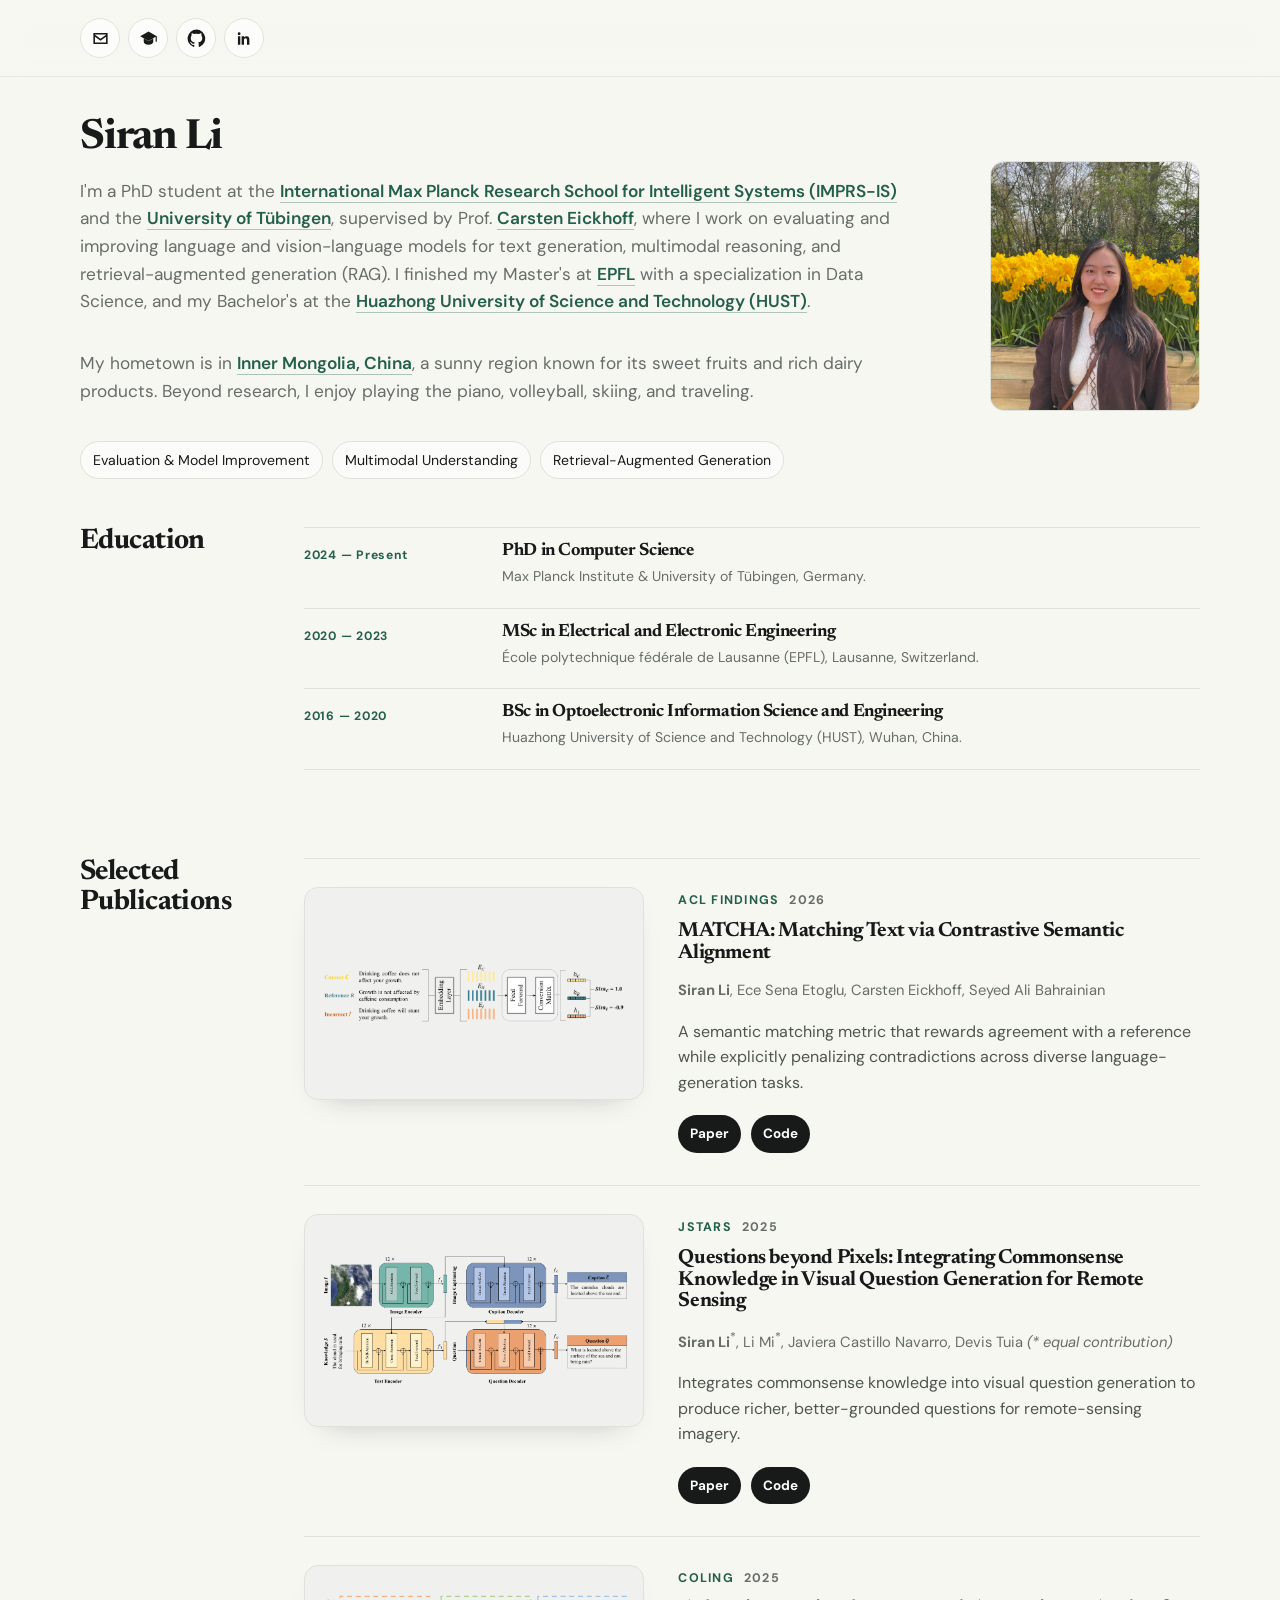
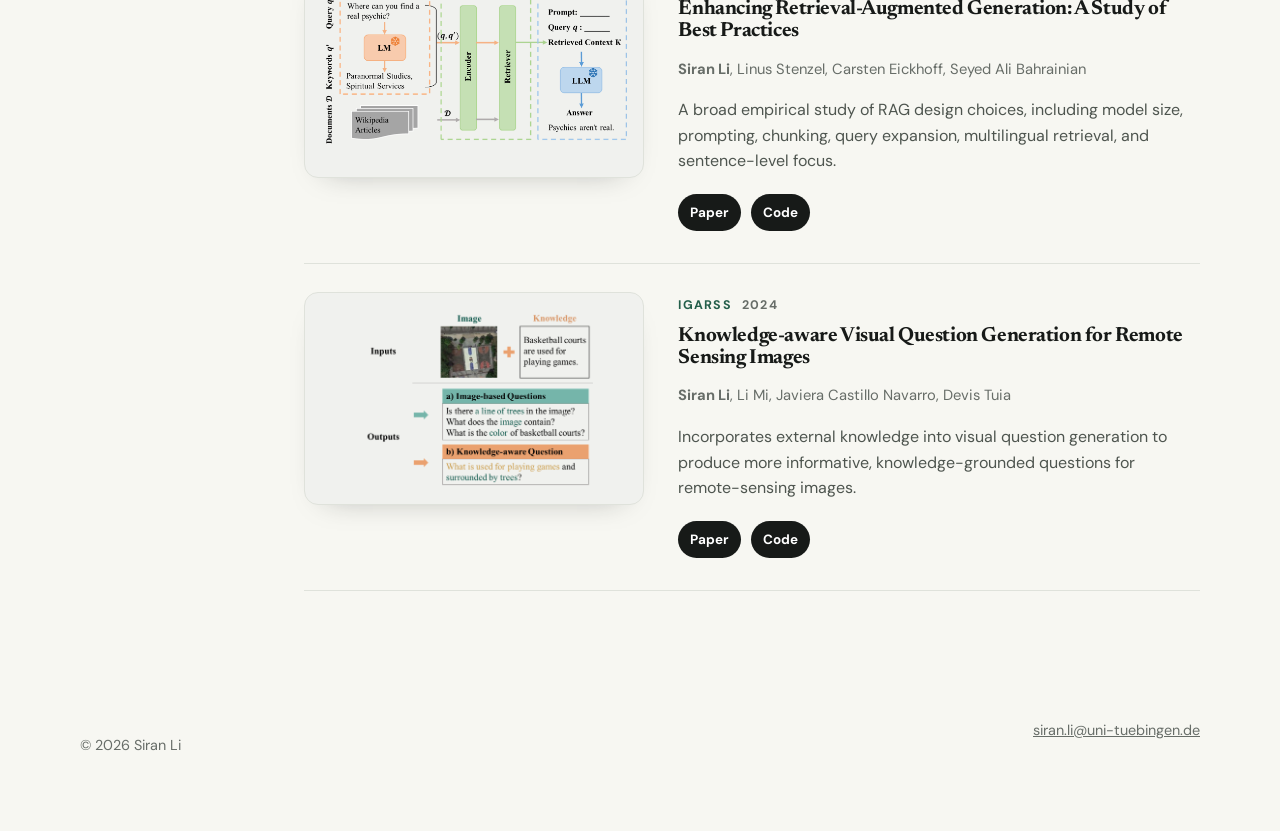
<file: index.html>
<!doctype html>
<html lang="en">
<head>
  <meta charset="utf-8" />
  <meta name="viewport" content="width=device-width, initial-scale=1" />
  <meta name="description" content="Siran Li — PhD researcher working on reliable evaluation for generative AI, factuality, multimodal learning, and retrieval-augmented generation." />
  <meta name="theme-color" content="#f7f7f2" />
  <title>Siran Li | Max Planck Institute & University of Tübingen</title>
  <link rel="icon" href="data:image/svg+xml,<svg xmlns='http://www.w3.org/2000/svg' viewBox='0 0 100 100'><text y='.9em' font-size='90'>%F0%9F%8C%B1</text></svg>" />
  <link rel="preconnect" href="https://fonts.googleapis.com">
  <link rel="preconnect" href="https://fonts.gstatic.com" crossorigin>
  <link href="https://fonts.googleapis.com/css2?family=DM+Sans:wght@400;500;600;700&family=Newsreader:opsz,wght@6..72,500;6..72,600&display=swap" rel="stylesheet">
  <link rel="stylesheet" href="styles.css" />
</head>
<body>
  <header class="site-header">
    <nav class="contact-nav" aria-label="Contact links">
      <a href="mailto:siran.li@uni-tuebingen.de" aria-label="Email Siran Li" title="Email">
        <svg viewBox="0 0 24 24" aria-hidden="true"><path d="M3 5h18v14H3V5Zm2 2v.2l7 5.25 7-5.25V7H5Zm14 10V9.7l-7 5.25L5 9.7V17h14Z"/></svg>
      </a>
      <a href="https://scholar.google.com/citations?user=7OSUVbIAAAAJ&amp;hl=en&amp;oi=ao" target="_blank" rel="noreferrer" aria-label="Google Scholar profile of Siran Li" title="Google Scholar">
        <svg viewBox="0 0 24 24" aria-hidden="true"><path d="M12 3 1.5 9 12 15 21 9.86V16h1.5V9L12 3Zm-6 9.15V16c0 2.1 3 3.8 6 3.8s6-1.7 6-3.8v-3.85L12 15.6l-6-3.45Z"/></svg>
      </a>
      <a href="https://github.com/Siran-Li" target="_blank" rel="noreferrer" aria-label="GitHub profile of Siran Li" title="GitHub">
        <svg viewBox="0 0 24 24" aria-hidden="true"><path d="M12 .7a11.3 11.3 0 0 0-3.57 22c.57.1.77-.25.77-.55v-2.2c-3.15.68-3.82-1.34-3.82-1.34-.52-1.3-1.26-1.65-1.26-1.65-1.03-.7.08-.69.08-.69 1.14.08 1.74 1.17 1.74 1.17 1.01 1.74 2.66 1.24 3.31.95.1-.73.4-1.24.72-1.52-2.52-.29-5.17-1.26-5.17-5.59 0-1.23.44-2.24 1.17-3.03-.12-.29-.51-1.44.11-2.99 0 0 .95-.31 3.11 1.16a10.73 10.73 0 0 1 5.67 0c2.16-1.47 3.11-1.16 3.11-1.16.62 1.55.23 2.7.11 2.99.73.79 1.17 1.8 1.17 3.03 0 4.34-2.66 5.3-5.19 5.58.41.35.77 1.04.77 2.09v3.1c0 .31.21.66.78.55A11.3 11.3 0 0 0 12 .7Z"/></svg>
      </a>
      <a href="https://www.linkedin.com/in/siran-li/" target="_blank" rel="noreferrer" aria-label="LinkedIn profile of Siran Li" title="LinkedIn">
        <svg viewBox="0 0 24 24" aria-hidden="true"><path d="M5.2 7.8A1.8 1.8 0 1 0 5.2 4.2a1.8 1.8 0 0 0 0 3.6ZM3.7 9.3h3v10.5h-3V9.3Zm5 0h2.9v1.43h.04c.4-.76 1.39-1.56 2.87-1.56 3.07 0 3.64 2.02 3.64 4.65v5.98h-3v-5.3c0-1.26-.03-2.89-1.76-2.89-1.76 0-2.03 1.38-2.03 2.8v5.39h-3V9.3Z"/></svg>
      </a>
    </nav>
  </header>

  <main id="top">
    <section class="hero section-shell">
      <div class="hero-text">
        <!-- <div class="eyebrow">Generative AI · Evaluation · Multimodal Learning</div> -->
        <h1>Siran Li</h1>
        <p class="intro">I'm a PhD student at the <a href="https://imprs.is.mpg.de/" target="_blank" rel="noreferrer">International Max Planck Research School for Intelligent Systems (IMPRS-IS)</a> and the <a href="https://uni-tuebingen.de/en/" target="_blank" rel="noreferrer">University of Tübingen</a>, supervised by Prof. <a href="https://health-nlp.com/" target="_blank" rel="noreferrer">Carsten Eickhoff</a>, where I work on evaluating and improving language and vision-language models for text generation, multimodal reasoning, and retrieval-augmented generation (RAG). I finished my Master's at <a href="https://www.epfl.ch/en/" target="_blank" rel="noreferrer">EPFL</a> with a specialization in Data Science, and my Bachelor's at the <a href="http://english.hust.edu.cn/" target="_blank" rel="noreferrer">Huazhong University of Science and Technology (HUST)</a>.</p>
        <p class="intro">My hometown is in <a href="https://en.wikipedia.org/wiki/Inner_Mongolia" target="_blank" rel="noreferrer">Inner Mongolia, China</a>, a sunny region known for its sweet fruits and rich dairy products. Beyond research, I enjoy playing the piano, volleyball, skiing, and traveling.</p>
        <div class="chips" aria-label="Research interests">
          <span>Evaluation &amp; Model Improvement</span><span>Multimodal Understanding</span><span>Retrieval-Augmented Generation</span>
        </div>
        <!-- <a class="scroll-cue" href="#publications">Selected publications <span>↓</span></a> -->
      </div>
      <figure class="hero-portrait">
        <img src="img/202604tulips.jpeg" alt="Portrait of Siran Li" />
      </figure>
    </section>

    <section class="education section-shell section-split" id="education">
      <div class="section-heading">
        <h2>Education</h2>
      </div>
      <div class="section-body">
      <ul class="edu-list">
        <li class="edu-item">
          <div class="edu-when">2024 — Present</div>
          <div class="edu-detail">
            <h3>PhD in Computer Science </h3>
            <p class="edu-place">Max Planck Institute &amp; University of Tübingen, Germany.</p>
            <!-- <p>Reliable and interpretable evaluation for generative AI — factuality, multimodal learning, and retrieval-augmented generation.</p> -->
          </div>
        </li>
        <li class="edu-item">
          <div class="edu-when">2020 — 2023</div>
          <div class="edu-detail">
            <h3>MSc in Electrical and Electronic Engineering</h3>
            <p class="edu-place">École polytechnique fédérale de Lausanne (EPFL), Lausanne, Switzerland.</p>
            <!-- <p>[Thesis topic or short description — replace with your details.]</p> -->
          </div>
        </li>
        <li class="edu-item">
          <div class="edu-when">2016 — 2020</div>
          <div class="edu-detail">
            <h3>BSc in Optoelectronic Information Science and Engineering</h3>
            <p class="edu-place">Huazhong University of Science and Technology (HUST), Wuhan, China.</p>
            <!-- <p>[Short description — replace with your details.]</p> -->
          </div>
        </li>
      </ul>
      </div>
    </section>

    <section class="publications section-shell section-split" id="publications">
      <div class="section-heading">
        <h2>Selected Publications</h2>
      </div>

      <div class="section-body">
      <article class="paper-card">
        <img src="img/MATCHA_diagram.png" alt="MATCHA method diagram" />
        <div class="paper-content">
          <div class="paper-meta"><span>ACL Findings</span><strong>2026</strong></div>
          <h3><a href="https://aclanthology.org/2026.findings-acl.1055.pdf" target="_blank" rel="noreferrer">MATCHA: Matching Text via Contrastive Semantic Alignment</a></h3>
          <p class="authors"><strong>Siran Li</strong>, Ece Sena Etoglu, Carsten Eickhoff, Seyed Ali Bahrainian</p>
          <p>A semantic matching metric that rewards agreement with a reference while explicitly penalizing contradictions across diverse language-generation tasks.</p>
          <div class="paper-links"><a href="https://aclanthology.org/2026.findings-acl.1055.pdf" target="_blank" rel="noreferrer">Paper</a><a href="https://github.com/Siran-Li/MATCHA" target="_blank" rel="noreferrer">Code</a></div>
        </div>
      </article>

      <article class="paper-card">
        <img src="img/JSTAR_diagram.png" alt="Example from Questions beyond Pixels" />
        <div class="paper-content">
          <div class="paper-meta"><span>JSTARS</span><strong>2025</strong></div>
          <h3><a href="https://ieeexplore.ieee.org/abstract/document/11201031" target="_blank" rel="noreferrer">Questions beyond Pixels: Integrating Commonsense Knowledge in Visual Question Generation for Remote Sensing</a></h3>
          <p class="authors"><strong>Siran Li</strong><sup>*</sup>, Li Mi<sup>*</sup>, Javiera Castillo Navarro, Devis Tuia <span class="equal-note">(* equal contribution)</span></p>
          <p>Integrates commonsense knowledge into visual question generation to produce richer, better-grounded questions for remote-sensing imagery.</p>
          <div class="paper-links"><a href="https://ieeexplore.ieee.org/abstract/document/11201031" target="_blank" rel="noreferrer">Paper</a><a href="https://github.com/Siran-Li/KRSVQG" target="_blank" rel="noreferrer">Code</a></div>
        </div>
      </article>

      <article class="paper-card">
        <img src="img/rag-diagram.png" alt="RAG best practices diagram" />
        <div class="paper-content">
          <div class="paper-meta"><span>COLING</span><strong>2025</strong></div>
          <h3><a href="https://aclanthology.org/2025.coling-main.449.pdf" target="_blank" rel="noreferrer">Enhancing Retrieval-Augmented Generation: A Study of Best Practices</a></h3>
          <p class="authors"><strong>Siran Li</strong>, Linus Stenzel, Carsten Eickhoff, Seyed Ali Bahrainian</p>
          <p>A broad empirical study of RAG design choices, including model size, prompting, chunking, query expansion, multilingual retrieval, and sentence-level focus.</p>
          <div class="paper-links"><a href="https://aclanthology.org/2025.coling-main.449.pdf" target="_blank" rel="noreferrer">Paper</a><a href="https://github.com/ali-bahrainian/RAG_best_practices" target="_blank" rel="noreferrer">Code</a></div>
        </div>
      </article>

      <article class="paper-card compact">
        <img src="img/krsvqg_example.png" alt="Knowledge-aware visual question generation diagram" />
        <div class="paper-content">
          <div class="paper-meta"><span>IGARSS</span><strong>2024</strong></div>
          <h3><a href="https://ieeexplore.ieee.org/document/10642766" target="_blank" rel="noreferrer">Knowledge-aware Visual Question Generation for Remote Sensing Images</a></h3>
          <p class="authors"><strong>Siran Li</strong>, Li Mi, Javiera Castillo Navarro, Devis Tuia</p>
          <p>Incorporates external knowledge into visual question generation to produce more informative, knowledge-grounded questions for remote-sensing images.</p>
          <div class="paper-links"><a href="https://ieeexplore.ieee.org/document/10642766" target="_blank" rel="noreferrer">Paper</a><a href="https://github.com/Siran-Li/KRSVQG" target="_blank" rel="noreferrer">Code</a></div>
        </div>
      </article>
      </div>
    </section>
  </main>

  <footer class="section-shell">
    <p>© <span id="year"></span> Siran Li</p>
    <a href="mailto:siran.li@uni-tuebingen.de">siran.li@uni-tuebingen.de</a>
  </footer>

  <script src="script.js"></script>
</body>
</html>
</file>
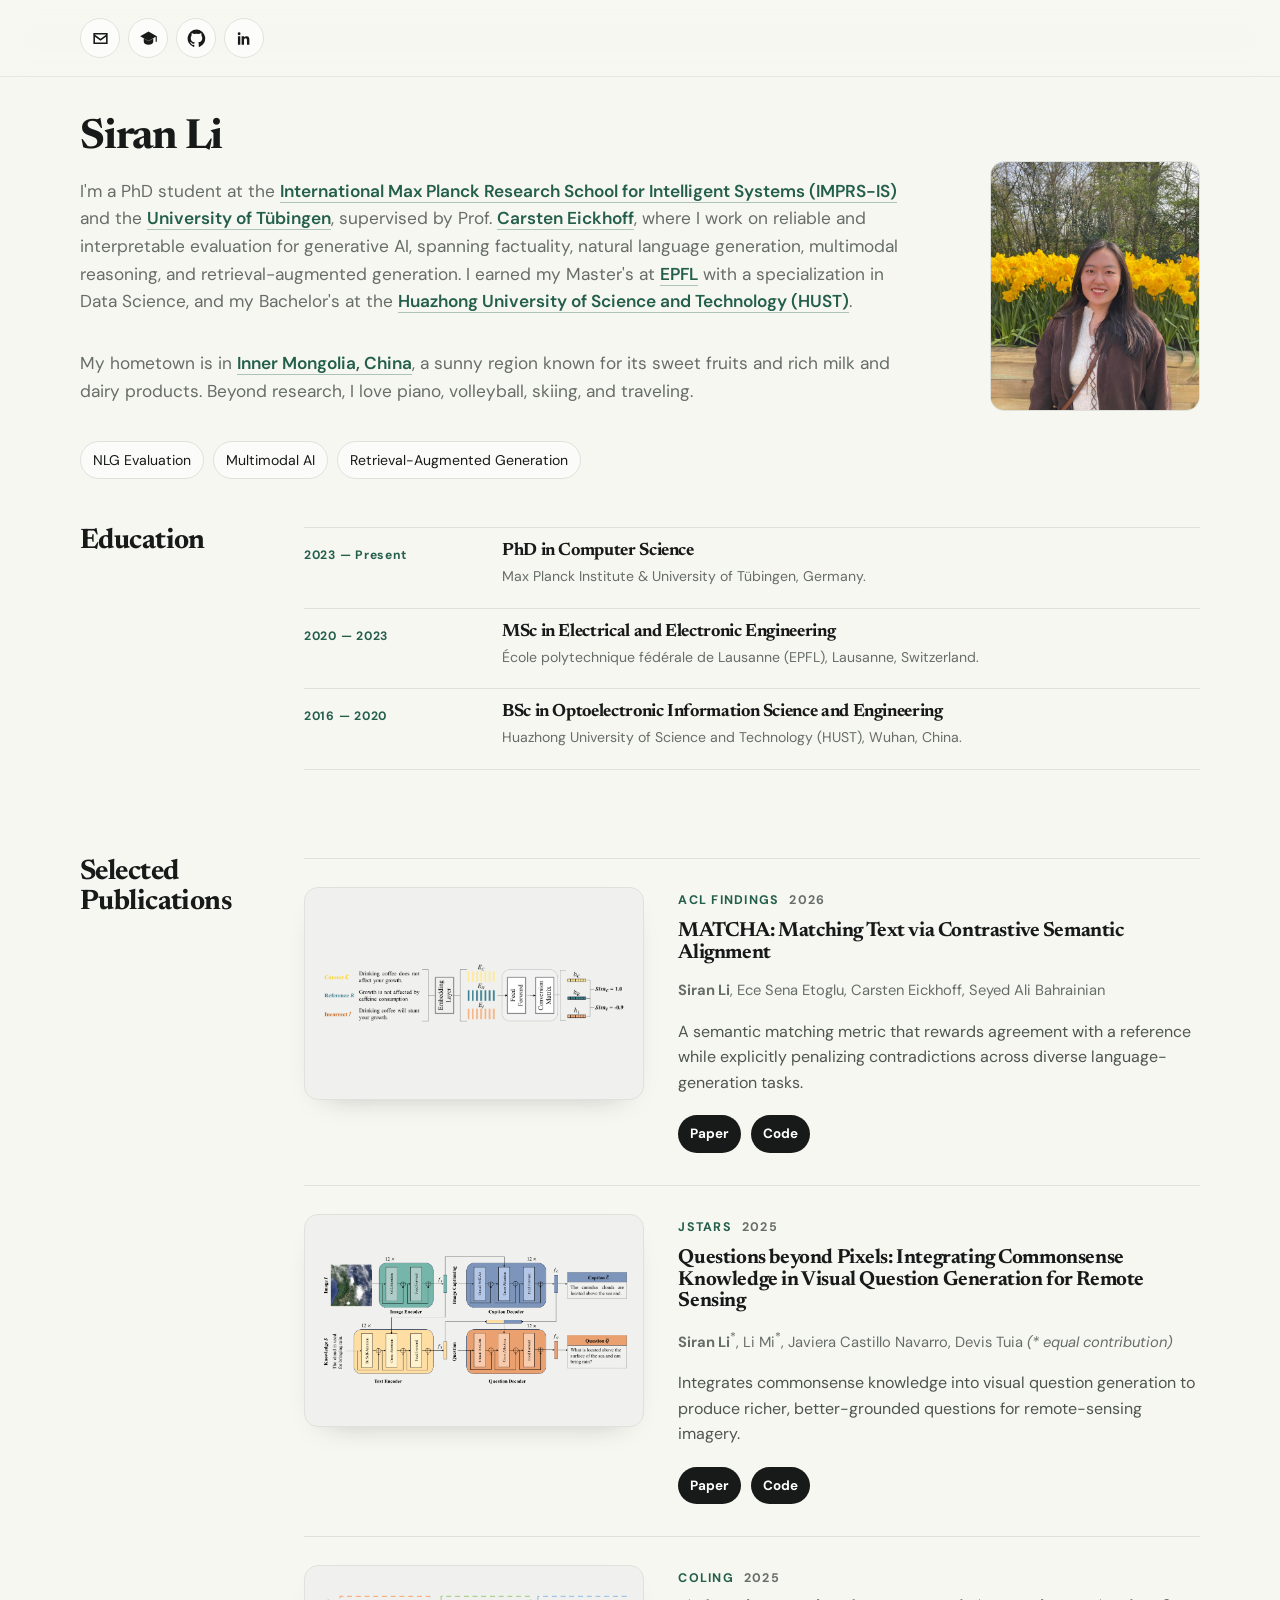
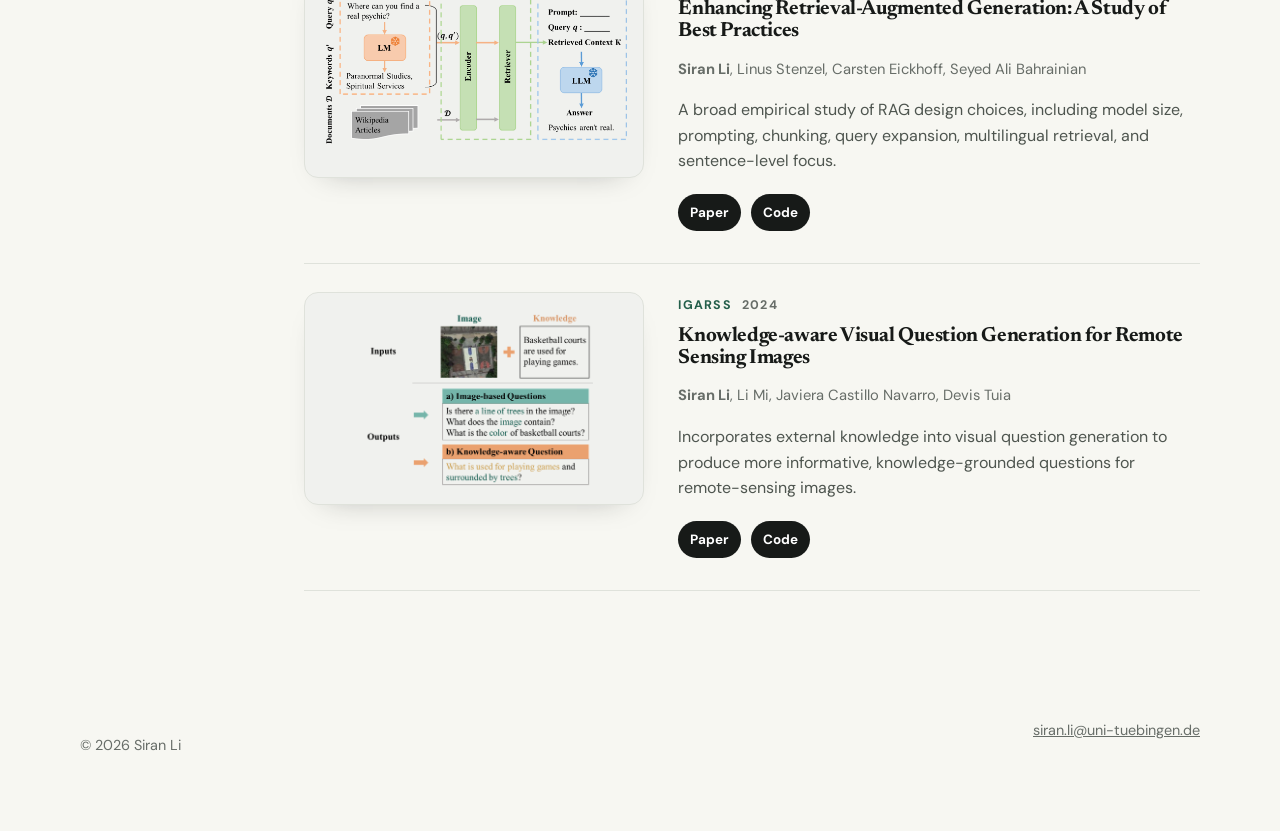
<file: siran-li-website/siran-li-website/index.html>
<!doctype html>
<html lang="en">
<head>
  <meta charset="utf-8" />
  <meta name="viewport" content="width=device-width, initial-scale=1" />
  <meta name="description" content="Siran Li — PhD researcher working on reliable evaluation for generative AI, factuality, multimodal learning, and retrieval-augmented generation." />
  <meta name="theme-color" content="#f7f7f2" />
  <title>Siran Li | Max Planck Institute & University of Tübingen</title>
  <link rel="icon" href="data:image/svg+xml,<svg xmlns='http://www.w3.org/2000/svg' viewBox='0 0 100 100'><text y='.9em' font-size='90'>%E2%98%82%EF%B8%8F</text></svg>" />
  <link rel="preconnect" href="https://fonts.googleapis.com">
  <link rel="preconnect" href="https://fonts.gstatic.com" crossorigin>
  <link href="https://fonts.googleapis.com/css2?family=DM+Sans:wght@400;500;600;700&family=Newsreader:opsz,wght@6..72,500;6..72,600&display=swap" rel="stylesheet">
  <link rel="stylesheet" href="styles.css" />
</head>
<body>
  <header class="site-header">
    <nav class="contact-nav" aria-label="Contact links">
      <a href="mailto:siran.li@uni-tuebingen.de" aria-label="Email Siran Li" title="Email">
        <svg viewBox="0 0 24 24" aria-hidden="true"><path d="M3 5h18v14H3V5Zm2 2v.2l7 5.25 7-5.25V7H5Zm14 10V9.7l-7 5.25L5 9.7V17h14Z"/></svg>
      </a>
      <a href="https://scholar.google.com/citations?user=7OSUVbIAAAAJ&amp;hl=en&amp;oi=ao" target="_blank" rel="noreferrer" aria-label="Google Scholar profile of Siran Li" title="Google Scholar">
        <svg viewBox="0 0 24 24" aria-hidden="true"><path d="M12 3 1.5 9 12 15 21 9.86V16h1.5V9L12 3Zm-6 9.15V16c0 2.1 3 3.8 6 3.8s6-1.7 6-3.8v-3.85L12 15.6l-6-3.45Z"/></svg>
      </a>
      <a href="https://github.com/Siran-Li" target="_blank" rel="noreferrer" aria-label="GitHub profile of Siran Li" title="GitHub">
        <svg viewBox="0 0 24 24" aria-hidden="true"><path d="M12 .7a11.3 11.3 0 0 0-3.57 22c.57.1.77-.25.77-.55v-2.2c-3.15.68-3.82-1.34-3.82-1.34-.52-1.3-1.26-1.65-1.26-1.65-1.03-.7.08-.69.08-.69 1.14.08 1.74 1.17 1.74 1.17 1.01 1.74 2.66 1.24 3.31.95.1-.73.4-1.24.72-1.52-2.52-.29-5.17-1.26-5.17-5.59 0-1.23.44-2.24 1.17-3.03-.12-.29-.51-1.44.11-2.99 0 0 .95-.31 3.11 1.16a10.73 10.73 0 0 1 5.67 0c2.16-1.47 3.11-1.16 3.11-1.16.62 1.55.23 2.7.11 2.99.73.79 1.17 1.8 1.17 3.03 0 4.34-2.66 5.3-5.19 5.58.41.35.77 1.04.77 2.09v3.1c0 .31.21.66.78.55A11.3 11.3 0 0 0 12 .7Z"/></svg>
      </a>
      <a href="https://www.linkedin.com/in/siran-li/" target="_blank" rel="noreferrer" aria-label="LinkedIn profile of Siran Li" title="LinkedIn">
        <svg viewBox="0 0 24 24" aria-hidden="true"><path d="M5.2 7.8A1.8 1.8 0 1 0 5.2 4.2a1.8 1.8 0 0 0 0 3.6ZM3.7 9.3h3v10.5h-3V9.3Zm5 0h2.9v1.43h.04c.4-.76 1.39-1.56 2.87-1.56 3.07 0 3.64 2.02 3.64 4.65v5.98h-3v-5.3c0-1.26-.03-2.89-1.76-2.89-1.76 0-2.03 1.38-2.03 2.8v5.39h-3V9.3Z"/></svg>
      </a>
    </nav>
  </header>

  <main id="top">
    <section class="hero section-shell">
      <div class="hero-text">
        <!-- <div class="eyebrow">Generative AI · Evaluation · Multimodal Learning</div> -->
        <h1>Siran Li</h1>
        <p class="intro">I'm a PhD student at the <a href="https://imprs.is.mpg.de/" target="_blank" rel="noreferrer">International Max Planck Research School for Intelligent Systems (IMPRS-IS)</a> and the <a href="https://uni-tuebingen.de/en/" target="_blank" rel="noreferrer">University of Tübingen</a>, supervised by Prof. <a href="https://health-nlp.com/" target="_blank" rel="noreferrer">Carsten Eickhoff</a>, where I work on reliable and interpretable evaluation for generative AI, spanning factuality, natural language generation, multimodal reasoning, and retrieval-augmented generation. I earned my Master's at <a href="https://www.epfl.ch/en/" target="_blank" rel="noreferrer">EPFL</a> with a specialization in Data Science, and my Bachelor's at the <a href="http://english.hust.edu.cn/" target="_blank" rel="noreferrer">Huazhong University of Science and Technology (HUST)</a>.</p>
        <p class="intro">My hometown is in <a href="https://en.wikipedia.org/wiki/Inner_Mongolia" target="_blank" rel="noreferrer">Inner Mongolia, China</a>, a sunny region known for its sweet fruits and rich milk and dairy products. Beyond research, I love piano, volleyball, skiing, and traveling.</p>
        <div class="chips" aria-label="Research interests">
          <span>NLG Evaluation</span><span>Multimodal AI</span><span>Retrieval-Augmented Generation</span>
        </div>
        <!-- <a class="scroll-cue" href="#publications">Selected publications <span>↓</span></a> -->
      </div>
      <figure class="hero-portrait">
        <img src="img/202604tulips.jpeg" alt="Portrait of Siran Li" />
      </figure>
    </section>

    <section class="education section-shell section-split" id="education">
      <div class="section-heading">
        <h2>Education</h2>
      </div>
      <div class="section-body">
      <ul class="edu-list">
        <li class="edu-item">
          <div class="edu-when">2023 — Present</div>
          <div class="edu-detail">
            <h3>PhD in Computer Science </h3>
            <p class="edu-place">Max Planck Institute &amp; University of Tübingen, Germany.</p>
            <!-- <p>Reliable and interpretable evaluation for generative AI — factuality, multimodal learning, and retrieval-augmented generation.</p> -->
          </div>
        </li>
        <li class="edu-item">
          <div class="edu-when">2020 — 2023</div>
          <div class="edu-detail">
            <h3>MSc in Electrical and Electronic Engineering</h3>
            <p class="edu-place">École polytechnique fédérale de Lausanne (EPFL), Lausanne, Switzerland.</p>
            <!-- <p>[Thesis topic or short description — replace with your details.]</p> -->
          </div>
        </li>
        <li class="edu-item">
          <div class="edu-when">2016 — 2020</div>
          <div class="edu-detail">
            <h3>BSc in Optoelectronic Information Science and Engineering</h3>
            <p class="edu-place">Huazhong University of Science and Technology (HUST), Wuhan, China.</p>
            <!-- <p>[Short description — replace with your details.]</p> -->
          </div>
        </li>
      </ul>
      </div>
    </section>

    <section class="publications section-shell section-split" id="publications">
      <div class="section-heading">
        <h2>Selected Publications</h2>
      </div>

      <div class="section-body">
      <article class="paper-card">
        <img src="img/MATCHA_diagram.png" alt="MATCHA method diagram" />
        <div class="paper-content">
          <div class="paper-meta"><span>ACL Findings</span><strong>2026</strong></div>
          <h3><a href="https://arxiv.org/abs/2605.27345" target="_blank" rel="noreferrer">MATCHA: Matching Text via Contrastive Semantic Alignment</a></h3>
          <p class="authors"><strong>Siran Li</strong>, Ece Sena Etoglu, Carsten Eickhoff, Seyed Ali Bahrainian</p>
          <p>A semantic matching metric that rewards agreement with a reference while explicitly penalizing contradictions across diverse language-generation tasks.</p>
          <div class="paper-links"><a href="https://arxiv.org/abs/2605.27345" target="_blank" rel="noreferrer">Paper</a><a href="https://github.com/Siran-Li/MATCHA" target="_blank" rel="noreferrer">Code</a></div>
        </div>
      </article>

      <article class="paper-card">
        <img src="img/JSTAR_diagram.png" alt="Example from Questions beyond Pixels" />
        <div class="paper-content">
          <div class="paper-meta"><span>JSTARS</span><strong>2025</strong></div>
          <h3><a href="https://ieeexplore.ieee.org/abstract/document/11201031" target="_blank" rel="noreferrer">Questions beyond Pixels: Integrating Commonsense Knowledge in Visual Question Generation for Remote Sensing</a></h3>
          <p class="authors"><strong>Siran Li</strong><sup>*</sup>, Li Mi<sup>*</sup>, Javiera Castillo Navarro, Devis Tuia <span class="equal-note">(* equal contribution)</span></p>
          <p>Integrates commonsense knowledge into visual question generation to produce richer, better-grounded questions for remote-sensing imagery.</p>
          <div class="paper-links"><a href="https://ieeexplore.ieee.org/abstract/document/11201031" target="_blank" rel="noreferrer">Paper</a><a href="https://github.com/Siran-Li/KRSVQG" target="_blank" rel="noreferrer">Code</a></div>
        </div>
      </article>

      <article class="paper-card">
        <img src="img/rag-diagram.png" alt="RAG best practices diagram" />
        <div class="paper-content">
          <div class="paper-meta"><span>COLING</span><strong>2025</strong></div>
          <h3><a href="https://aclanthology.org/2025.coling-main.449.pdf" target="_blank" rel="noreferrer">Enhancing Retrieval-Augmented Generation: A Study of Best Practices</a></h3>
          <p class="authors"><strong>Siran Li</strong>, Linus Stenzel, Carsten Eickhoff, Seyed Ali Bahrainian</p>
          <p>A broad empirical study of RAG design choices, including model size, prompting, chunking, query expansion, multilingual retrieval, and sentence-level focus.</p>
          <div class="paper-links"><a href="https://aclanthology.org/2025.coling-main.449.pdf" target="_blank" rel="noreferrer">Paper</a><a href="https://github.com/ali-bahrainian/RAG_best_practices" target="_blank" rel="noreferrer">Code</a></div>
        </div>
      </article>

      <article class="paper-card compact">
        <img src="img/krsvqg_example.png" alt="Knowledge-aware visual question generation diagram" />
        <div class="paper-content">
          <div class="paper-meta"><span>IGARSS</span><strong>2024</strong></div>
          <h3><a href="https://ieeexplore.ieee.org/document/10642766" target="_blank" rel="noreferrer">Knowledge-aware Visual Question Generation for Remote Sensing Images</a></h3>
          <p class="authors"><strong>Siran Li</strong>, Li Mi, Javiera Castillo Navarro, Devis Tuia</p>
          <p>Incorporates external knowledge into visual question generation to produce more informative, knowledge-grounded questions for remote-sensing images.</p>
          <div class="paper-links"><a href="https://ieeexplore.ieee.org/document/10642766" target="_blank" rel="noreferrer">Paper</a><a href="https://github.com/Siran-Li/KRSVQG" target="_blank" rel="noreferrer">Code</a></div>
        </div>
      </article>
      </div>
    </section>
  </main>

  <footer class="section-shell">
    <p>© <span id="year"></span> Siran Li</p>
    <a href="mailto:siran.li@uni-tuebingen.de">siran.li@uni-tuebingen.de</a>
  </footer>

  <script src="script.js"></script>
</body>
</html>
</file>
<file: styles.css>
:root{--bg:#f7f7f2;--surface:#fff;--ink:#171a18;--muted:#676d68;--line:#dfe2db;--accent:#245f4b;--accent-soft:#e4eee9;--max:1120px}
*{box-sizing:border-box}html{scroll-behavior:smooth}body{margin:0;background:var(--bg);color:var(--ink);font-family:"DM Sans",system-ui,sans-serif;line-height:1.6}.site-header{position:sticky;top:0;z-index:10;display:flex;align-items:center;justify-content:flex-start;padding:18px max(24px,calc((100vw - var(--max))/2));background:color-mix(in srgb,var(--bg) 88%,transparent);backdrop-filter:blur(14px);border-bottom:1px solid color-mix(in srgb,var(--line) 70%,transparent)}.brand{display:grid;place-items:center;width:42px;height:42px;border-radius:50%;background:var(--ink);color:#fff;text-decoration:none;font-weight:700;letter-spacing:-.04em}.contact-nav{display:flex;gap:8px}.contact-nav a{display:grid;place-items:center;width:40px;height:40px;border:1px solid var(--line);border-radius:50%;color:var(--ink);background:rgba(255,255,255,.6);transition:.2s ease}.contact-nav a:hover{transform:translateY(-2px);border-color:var(--accent);color:var(--accent)}.contact-nav svg{width:19px;height:19px;fill:currentColor}.section-shell{width:min(var(--max),calc(100% - 48px));margin-inline:auto}.hero{display:grid;grid-template-columns:1fr minmax(160px,210px);align-items:start;gap:56px;padding:36px 0 24px}.hero-text{display:flex;flex-direction:column;justify-content:center}.hero-portrait{margin:48px 0 0}.hero-portrait img{width:100%;aspect-ratio:4.2/5;object-fit:cover;object-position:center bottom;border-radius:14px;border:1px solid var(--line)}.eyebrow,.section-heading p{text-transform:uppercase;letter-spacing:.16em;font-size:.78rem;font-weight:700;color:var(--accent)}h1,h2,h3{font-family:"Newsreader",Georgia,serif;line-height:1.06}h1{font-size:clamp(1.9rem,3.5vw,2.6rem);margin:.08em 0 0;letter-spacing:-.03em}.role{max-width:820px;font-size:clamp(1.2rem,2.4vw,1.8rem);margin:12px 0 22px;color:#323733}.intro{max-width:820px;font-size:1.08rem;color:var(--muted)}.intro a{color:var(--accent);font-weight:600;text-decoration:none;border-bottom:1px solid color-mix(in srgb,var(--accent) 35%,transparent);transition:border-color .2s}.intro a:hover{border-bottom-color:var(--accent)}.chips{display:flex;flex-wrap:wrap;gap:9px;margin-top:18px}.chips span{padding:7px 12px;border:1px solid var(--line);border-radius:999px;background:rgba(255,255,255,.55);font-size:.88rem}.scroll-cue{align-self:flex-start;margin-top:44px;color:var(--ink);text-decoration:none;font-weight:600}.scroll-cue span{display:inline-block;margin-left:8px;transition:.2s}.scroll-cue:hover span{transform:translateY(4px)}.education{padding:24px 0 0}.edu-list{list-style:none;margin:0;padding:0}.edu-item{display:grid;grid-template-columns:minmax(120px,170px) 1fr;gap:28px;padding:14px 0;border-top:1px solid var(--line)}.edu-item:last-child{border-bottom:1px solid var(--line)}.edu-when{font-size:.76rem;font-weight:700;letter-spacing:.06em;color:var(--accent);padding-top:4px}.edu-detail h3{font-size:clamp(1rem,1.4vw,1.15rem);margin:0 0 4px;letter-spacing:-.02em}.edu-place{font-size:.88rem;color:var(--muted);margin:0 0 6px}.edu-detail>p:not(.edu-place){color:#4e554f;margin:0;max-width:680px}.publications{padding:88px 0}.section-heading{display:flex;align-items:end;justify-content:space-between;margin-bottom:30px}.section-heading p{margin:0}.section-heading h2{font-size:clamp(1.4rem,2.2vw,1.8rem);margin:0;letter-spacing:-.02em}.section-split{display:grid;grid-template-columns:minmax(130px,180px) 1fr;gap:44px;align-items:start}.section-split>.section-heading{display:block;margin-bottom:0;position:sticky;top:88px}.section-split>.section-body{min-width:0}.paper-card{display:grid;grid-template-columns:minmax(260px,38%) 1fr;gap:34px;padding:28px 0;border-top:1px solid var(--line)}.paper-card:last-child{border-bottom:1px solid var(--line)}.paper-card img{width:100%;aspect-ratio:16/10;object-fit:contain;background:#f0f1ee;border:1px solid var(--line);border-radius:14px;padding:16px;box-shadow:0 12px 30px -22px rgba(23,26,24,.4);transition:transform .3s ease,box-shadow .3s ease}.paper-card img:hover{transform:scale(1.03) translateY(-4px);box-shadow:0 22px 44px -24px rgba(23,26,24,.5)}.paper-content{padding:4px 0}.paper-meta{display:flex;gap:10px;align-items:center;font-size:.78rem;text-transform:uppercase;letter-spacing:.1em}.paper-meta span{color:var(--accent);font-weight:700}.paper-meta strong{color:var(--muted)}.paper-card h3{font-size:clamp(1.1rem,1.6vw,1.4rem);margin:10px 0 8px;letter-spacing:-.02em}.equal-note{color:var(--muted);font-style:italic}.paper-card h3 a{color:inherit;text-decoration:none;transition:color .2s}.paper-card h3 a:hover{color:var(--accent)}.authors{font-size:.92rem;color:var(--muted)}.paper-content>p:not(.authors){color:#4e554f;max-width:720px}.paper-links{display:flex;gap:10px;margin-top:20px}.paper-links a,.paper-links .disabled{display:inline-flex;align-items:center;padding:8px 12px;border-radius:999px;font-size:.84rem;font-weight:700;text-decoration:none}.paper-links a{background:var(--ink);color:#fff}.paper-links a:hover{background:var(--accent)}.paper-links .disabled{border:1px solid var(--line);color:var(--muted)}footer{display:flex;justify-content:space-between;gap:20px;padding:40px 0 60px;color:var(--muted);font-size:.9rem}footer a{color:inherit}
@media(max-width:760px){.site-header{padding:14px 18px}.contact-nav{gap:4px}.contact-nav a{width:36px;height:36px}.section-shell{width:min(var(--max),calc(100% - 32px))}.hero{min-height:auto;grid-template-columns:1fr;gap:28px;padding:36px 0 40px;text-align:center}.hero-text{align-items:center}.hero-portrait{order:-1;width:200px;margin:0 auto}.hero-portrait img{box-shadow:0 18px 40px -26px rgba(23,26,24,.55)}h1{font-size:clamp(1.9rem,8vw,2.4rem)}.intro,.role{text-align:left}.edu-item{grid-template-columns:1fr;gap:6px}.edu-when{padding-top:0}.publications{padding:48px 0}.section-split{grid-template-columns:1fr;gap:14px}.section-split>.section-heading{position:static;margin-bottom:8px}.paper-card{grid-template-columns:1fr;gap:20px}.paper-card h3{font-size:1.25rem}.section-heading{display:block}.section-heading h2{margin-top:6px}footer{flex-direction:column}}
@media(max-width:480px){.section-shell{width:min(var(--max),calc(100% - 28px))}.hero{gap:22px;padding:24px 0 28px}.hero-portrait{width:172px}.intro{font-size:1rem}.chips span{font-size:.82rem;padding:6px 10px}.paper-card img{padding:10px}.publications{padding:36px 0}footer{font-size:.84rem}}
</file>
<file: siran-li-website/siran-li-website/styles.css>
:root{--bg:#f7f7f2;--surface:#fff;--ink:#171a18;--muted:#676d68;--line:#dfe2db;--accent:#245f4b;--accent-soft:#e4eee9;--max:1120px}
*{box-sizing:border-box}html{scroll-behavior:smooth}body{margin:0;background:var(--bg);color:var(--ink);font-family:"DM Sans",system-ui,sans-serif;line-height:1.6}.site-header{position:sticky;top:0;z-index:10;display:flex;align-items:center;justify-content:flex-start;padding:18px max(24px,calc((100vw - var(--max))/2));background:color-mix(in srgb,var(--bg) 88%,transparent);backdrop-filter:blur(14px);border-bottom:1px solid color-mix(in srgb,var(--line) 70%,transparent)}.brand{display:grid;place-items:center;width:42px;height:42px;border-radius:50%;background:var(--ink);color:#fff;text-decoration:none;font-weight:700;letter-spacing:-.04em}.contact-nav{display:flex;gap:8px}.contact-nav a{display:grid;place-items:center;width:40px;height:40px;border:1px solid var(--line);border-radius:50%;color:var(--ink);background:rgba(255,255,255,.6);transition:.2s ease}.contact-nav a:hover{transform:translateY(-2px);border-color:var(--accent);color:var(--accent)}.contact-nav svg{width:19px;height:19px;fill:currentColor}.section-shell{width:min(var(--max),calc(100% - 48px));margin-inline:auto}.hero{display:grid;grid-template-columns:1fr minmax(160px,210px);align-items:start;gap:56px;padding:36px 0 24px}.hero-text{display:flex;flex-direction:column;justify-content:center}.hero-portrait{margin:48px 0 0}.hero-portrait img{width:100%;aspect-ratio:4.2/5;object-fit:cover;object-position:center bottom;border-radius:14px;border:1px solid var(--line)}.eyebrow,.section-heading p{text-transform:uppercase;letter-spacing:.16em;font-size:.78rem;font-weight:700;color:var(--accent)}h1,h2,h3{font-family:"Newsreader",Georgia,serif;line-height:1.06}h1{font-size:clamp(1.9rem,3.5vw,2.6rem);margin:.08em 0 0;letter-spacing:-.03em}.role{max-width:820px;font-size:clamp(1.2rem,2.4vw,1.8rem);margin:12px 0 22px;color:#323733}.intro{max-width:820px;font-size:1.08rem;color:var(--muted)}.intro a{color:var(--accent);font-weight:600;text-decoration:none;border-bottom:1px solid color-mix(in srgb,var(--accent) 35%,transparent);transition:border-color .2s}.intro a:hover{border-bottom-color:var(--accent)}.chips{display:flex;flex-wrap:wrap;gap:9px;margin-top:18px}.chips span{padding:7px 12px;border:1px solid var(--line);border-radius:999px;background:rgba(255,255,255,.55);font-size:.88rem}.scroll-cue{align-self:flex-start;margin-top:44px;color:var(--ink);text-decoration:none;font-weight:600}.scroll-cue span{display:inline-block;margin-left:8px;transition:.2s}.scroll-cue:hover span{transform:translateY(4px)}.education{padding:24px 0 0}.edu-list{list-style:none;margin:0;padding:0}.edu-item{display:grid;grid-template-columns:minmax(120px,170px) 1fr;gap:28px;padding:14px 0;border-top:1px solid var(--line)}.edu-item:last-child{border-bottom:1px solid var(--line)}.edu-when{font-size:.76rem;font-weight:700;letter-spacing:.06em;color:var(--accent);padding-top:4px}.edu-detail h3{font-size:clamp(1rem,1.4vw,1.15rem);margin:0 0 4px;letter-spacing:-.02em}.edu-place{font-size:.88rem;color:var(--muted);margin:0 0 6px}.edu-detail>p:not(.edu-place){color:#4e554f;margin:0;max-width:680px}.publications{padding:88px 0}.section-heading{display:flex;align-items:end;justify-content:space-between;margin-bottom:30px}.section-heading p{margin:0}.section-heading h2{font-size:clamp(1.4rem,2.2vw,1.8rem);margin:0;letter-spacing:-.02em}.section-split{display:grid;grid-template-columns:minmax(130px,180px) 1fr;gap:44px;align-items:start}.section-split>.section-heading{display:block;margin-bottom:0;position:sticky;top:88px}.section-split>.section-body{min-width:0}.paper-card{display:grid;grid-template-columns:minmax(260px,38%) 1fr;gap:34px;padding:28px 0;border-top:1px solid var(--line)}.paper-card:last-child{border-bottom:1px solid var(--line)}.paper-card img{width:100%;aspect-ratio:16/10;object-fit:contain;background:#f0f1ee;border:1px solid var(--line);border-radius:14px;padding:16px;box-shadow:0 12px 30px -22px rgba(23,26,24,.4);transition:transform .3s ease,box-shadow .3s ease}.paper-card img:hover{transform:scale(1.03) translateY(-4px);box-shadow:0 22px 44px -24px rgba(23,26,24,.5)}.paper-content{padding:4px 0}.paper-meta{display:flex;gap:10px;align-items:center;font-size:.78rem;text-transform:uppercase;letter-spacing:.1em}.paper-meta span{color:var(--accent);font-weight:700}.paper-meta strong{color:var(--muted)}.paper-card h3{font-size:clamp(1.1rem,1.6vw,1.4rem);margin:10px 0 8px;letter-spacing:-.02em}.equal-note{color:var(--muted);font-style:italic}.paper-card h3 a{color:inherit;text-decoration:none;transition:color .2s}.paper-card h3 a:hover{color:var(--accent)}.authors{font-size:.92rem;color:var(--muted)}.paper-content>p:not(.authors){color:#4e554f;max-width:720px}.paper-links{display:flex;gap:10px;margin-top:20px}.paper-links a,.paper-links .disabled{display:inline-flex;align-items:center;padding:8px 12px;border-radius:999px;font-size:.84rem;font-weight:700;text-decoration:none}.paper-links a{background:var(--ink);color:#fff}.paper-links a:hover{background:var(--accent)}.paper-links .disabled{border:1px solid var(--line);color:var(--muted)}footer{display:flex;justify-content:space-between;gap:20px;padding:40px 0 60px;color:var(--muted);font-size:.9rem}footer a{color:inherit}
@media(max-width:760px){.site-header{padding:14px 18px}.contact-nav{gap:4px}.contact-nav a{width:36px;height:36px}.section-shell{width:min(var(--max),calc(100% - 32px))}.hero{min-height:auto;grid-template-columns:1fr;gap:36px;padding:64px 0 56px}.hero-portrait{order:-1;max-width:240px}h1{font-size:clamp(1.9rem,8vw,2.4rem)}.edu-item{grid-template-columns:1fr;gap:6px}.edu-when{padding-top:0}.section-split{grid-template-columns:1fr;gap:14px}.section-split>.section-heading{position:static;margin-bottom:8px}.paper-card{grid-template-columns:1fr;gap:20px}.paper-card h3{font-size:1.25rem}.section-heading{display:block}.section-heading h2{margin-top:6px}footer{flex-direction:column}}
</file>
